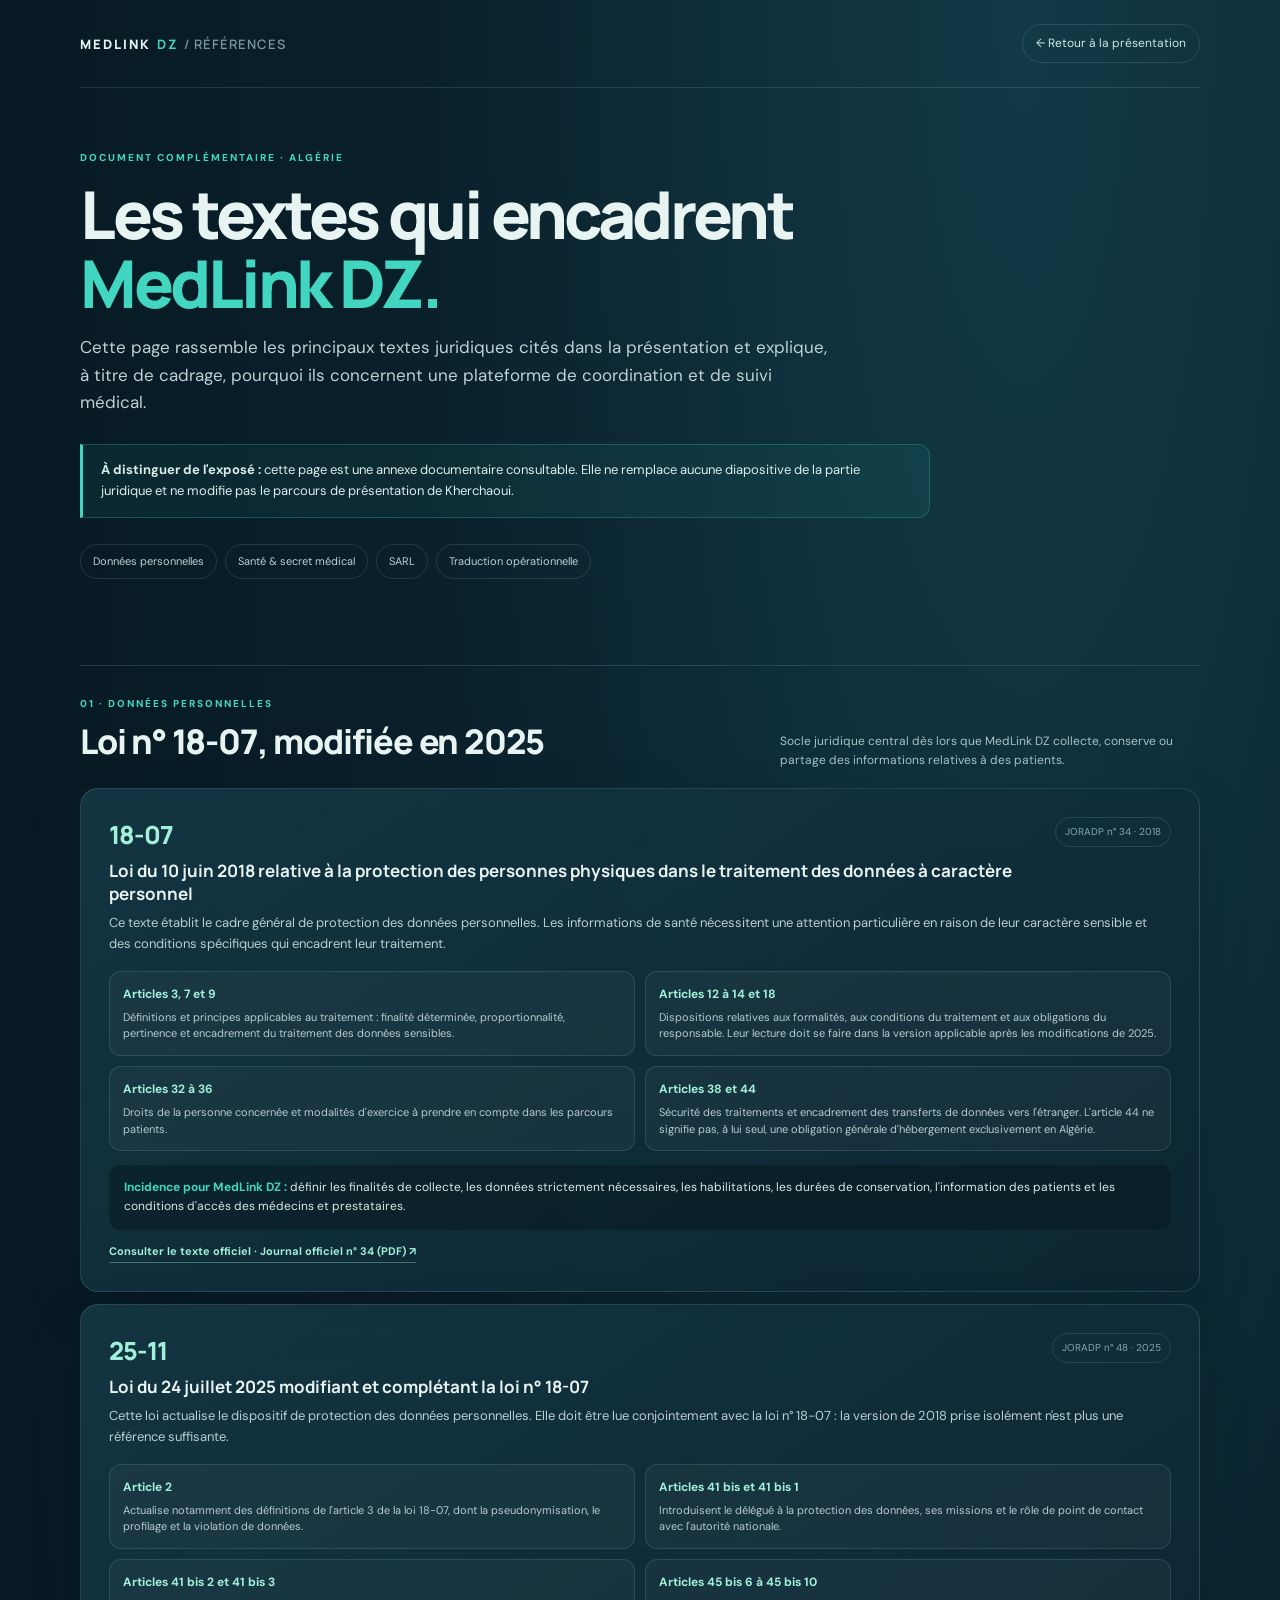
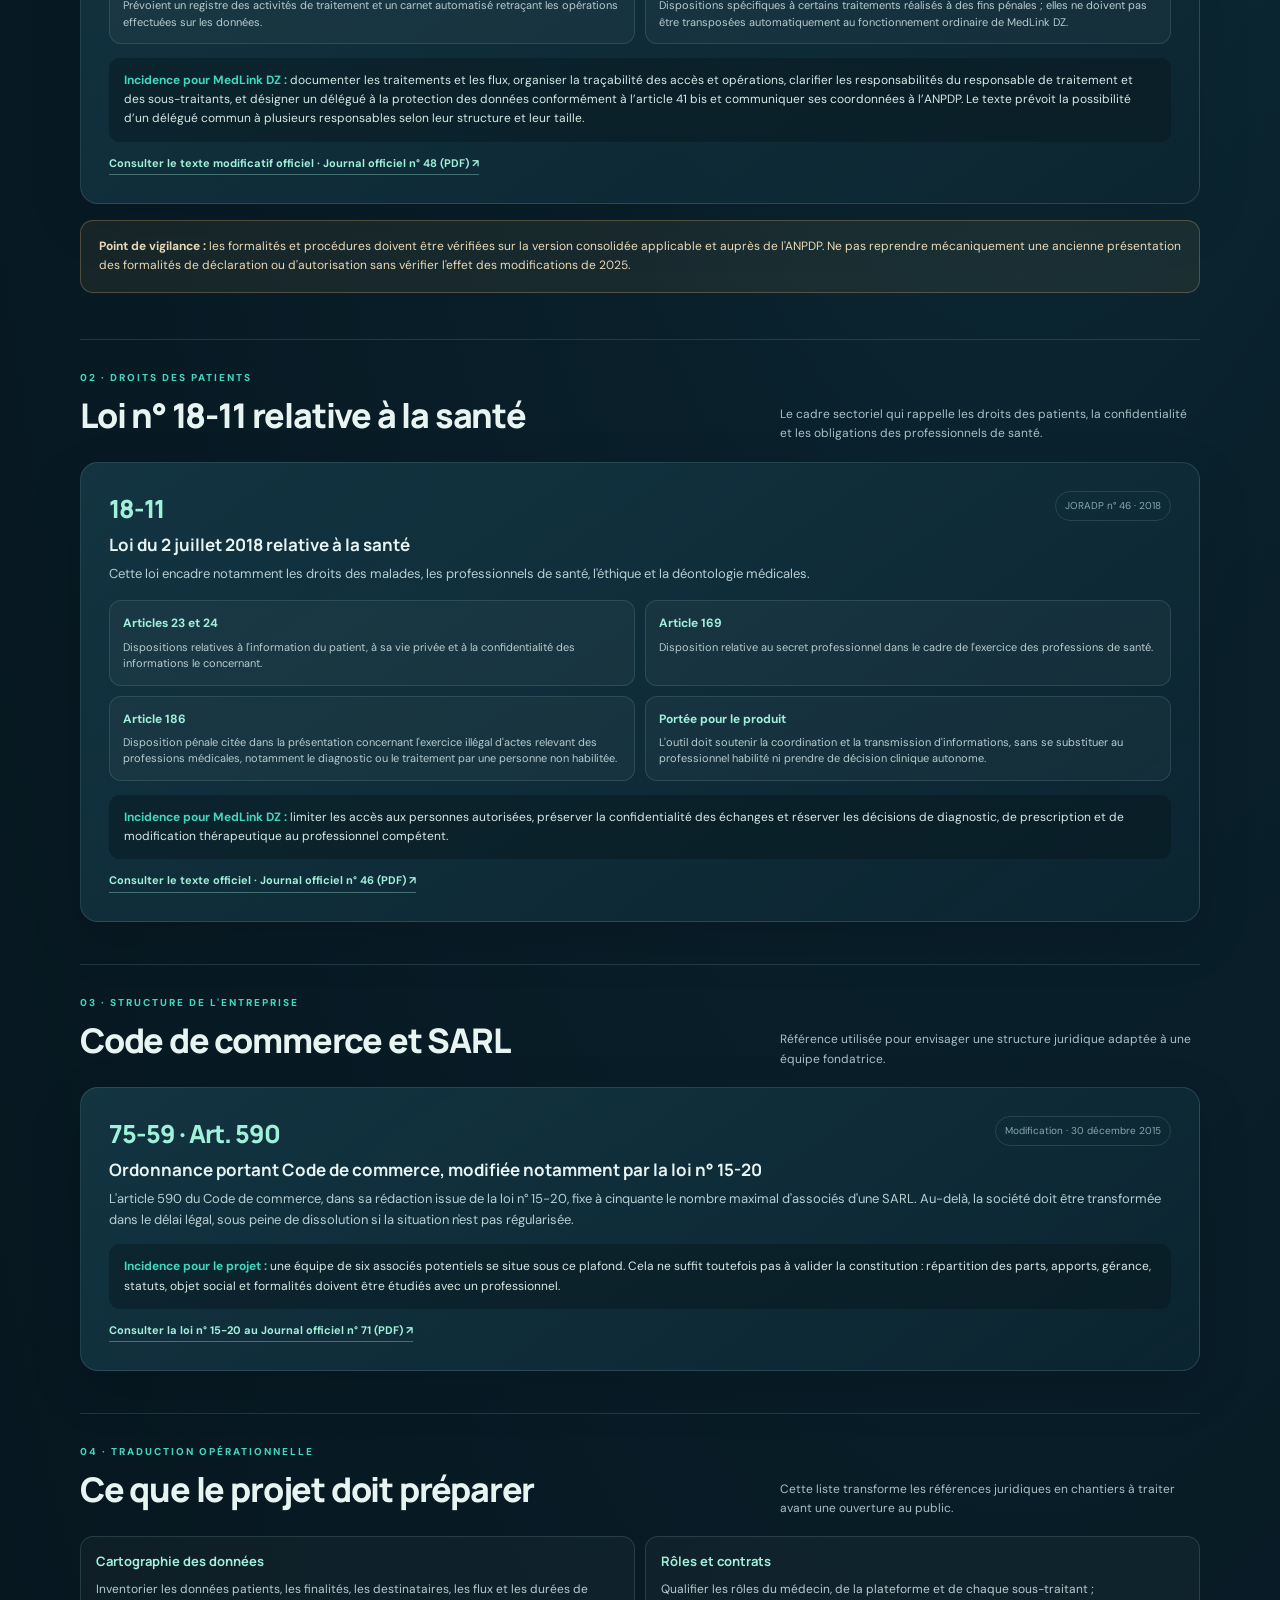
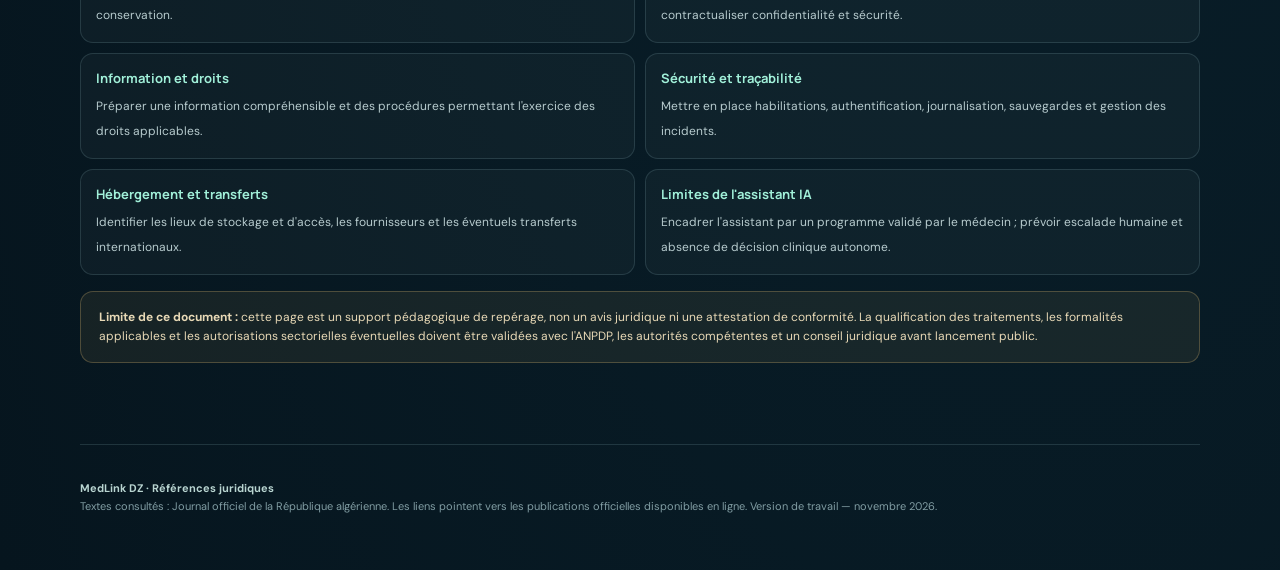
<file: lois.html>
<!doctype html>
<html lang="fr">
<head>
<meta charset="utf-8"><meta name="viewport" content="width=device-width,initial-scale=1">
<meta name="theme-color" content="#071a24">
<meta name="description" content="Références légales mobilisées dans le projet MedLink DZ : santé, données personnelles et structure juridique.">
<title>MedLink DZ — Références juridiques</title>
<link rel="preconnect" href="https://fonts.googleapis.com"><link rel="preconnect" href="https://fonts.gstatic.com" crossorigin>
<link href="https://fonts.googleapis.com/css2?family=DM+Sans:wght@400;500;600;700&family=Manrope:wght@400;500;600;700;800&display=swap" rel="stylesheet">
<style>
:root{--bg:#071a24;--panel:#102c38;--line:rgba(143,190,194,.18);--ink:#e8f4f2;--muted:#a9c1c5;--teal:#42d6c1;--mint:#a1f0d9;--gold:#f1c878}
*{box-sizing:border-box}html{scroll-behavior:smooth}body{margin:0;background:radial-gradient(ellipse at 80% 0%,#123b47 0%,#091f2a 44%,#06151e 100%);color:var(--ink);font-family:"DM Sans",sans-serif;line-height:1.6}
a{color:var(--mint)}.shell{width:min(1120px,calc(100% - 40px));margin:auto}.nav{display:flex;align-items:center;justify-content:space-between;padding:24px 0;border-bottom:1px solid var(--line)}.brand{font:800 13px Manrope;letter-spacing:.16em}.brand b{color:var(--teal)}.back{font-size:12px;text-decoration:none;border:1px solid var(--line);padding:9px 13px;border-radius:999px;color:#cce6e2}.hero{padding:62px 0 42px;max-width:850px}.eyebrow{color:var(--teal);font-size:10px;font-weight:800;letter-spacing:.2em;text-transform:uppercase}.hero h1{font:800 clamp(36px,6vw,66px)/1.04 Manrope;letter-spacing:-.05em;margin:14px 0}.hero h1 span{color:var(--teal)}.hero p{font-size:17px;color:#bdd2d3;max-width:760px}.notice{border:1px solid rgba(66,214,193,.25);background:rgba(66,214,193,.07);border-left:3px solid var(--teal);padding:15px 18px;border-radius:0 12px 12px 0;color:#d9eeea;font-size:13px;margin:28px 0 0}.toc{display:flex;flex-wrap:wrap;gap:8px;margin:26px 0 44px}.toc a{font-size:11px;text-decoration:none;color:#b8d2d1;border:1px solid var(--line);border-radius:999px;padding:8px 12px}.section{padding:30px 0;border-top:1px solid var(--line);scroll-margin-top:20px}.section-head{display:flex;align-items:flex-end;justify-content:space-between;gap:20px;margin-bottom:18px}.section h2{font:800 clamp(23px,3vw,34px) Manrope;letter-spacing:-.035em;margin:6px 0}.section-head p{color:var(--muted);font-size:12px;margin:0;max-width:420px}.law-card{background:linear-gradient(145deg,rgba(20,54,67,.94),rgba(12,38,49,.9));border:1px solid var(--line);border-radius:18px;padding:clamp(18px,2.5vw,28px);margin:12px 0;box-shadow:0 18px 55px rgba(0,0,0,.12)}.law-top{display:flex;justify-content:space-between;gap:18px;align-items:flex-start}.law-num{font:800 25px Manrope;color:var(--mint);letter-spacing:-.04em}.date{font-size:10px;color:#86a8ad;border:1px solid var(--line);border-radius:999px;padding:6px 9px;white-space:nowrap}.law-card h3{font:700 17px Manrope;margin:7px 0 8px}.law-card>p{color:#b9ced0;font-size:13px;margin:0 0 14px}.ref-grid{display:grid;grid-template-columns:repeat(2,minmax(0,1fr));gap:10px;margin-top:16px}.ref{padding:13px;border-radius:12px;background:rgba(255,255,255,.035);border:1px solid var(--line)}.ref b{display:block;color:var(--mint);font-size:12px;margin-bottom:5px}.ref span{display:block;color:#b7cbce;font-size:11px;line-height:1.5}.impact{margin-top:14px;padding:13px 15px;background:rgba(6,19,26,.42);border-radius:11px;color:#d7e8e5;font-size:12px}.impact strong{color:var(--teal)}.source{display:inline-flex;margin-top:13px;font-size:11px;font-weight:700;text-decoration:none;border-bottom:1px solid rgba(161,240,217,.35);padding-bottom:2px}.source:hover{color:white}.caution{border:1px solid rgba(241,200,120,.25);background:rgba(241,200,120,.07);padding:16px 18px;border-radius:13px;color:#e8d9b6;font-size:12px;margin:16px 0}.checklist{display:grid;grid-template-columns:repeat(2,minmax(0,1fr));gap:10px}.check{padding:15px;border:1px solid var(--line);border-radius:13px;background:rgba(255,255,255,.03)}.check b{display:block;color:var(--mint);font:700 13px Manrope;margin-bottom:5px}.check span{color:#b7cbce;font-size:12px}.footer{padding:35px 0 55px;color:#819da3;font-size:11px;border-top:1px solid var(--line);margin-top:35px}.footer strong{color:#b9d5d1}
@media(max-width:650px){.shell{width:min(100% - 28px,1120px)}.nav{padding:17px 0}.hero{padding:42px 0 25px}.hero p{font-size:15px}.section-head{display:block}.section-head p{margin-top:8px}.ref-grid,.checklist{grid-template-columns:1fr}.law-top{display:block}.date{display:inline-block;margin-top:8px}}
</style>
</head>
<body>
<div class="shell">
<header class="nav"><div class="brand">MEDLINK <b>DZ</b> <span style="color:#78969c;font-weight:600;letter-spacing:.08em">/ RÉFÉRENCES</span></div><a class="back" href="./index.html">← Retour à la présentation</a></header>
<main>
<section class="hero">
<div class="eyebrow">DOCUMENT COMPLÉMENTAIRE · ALGÉRIE</div>
<h1>Les textes qui encadrent <span>MedLink DZ.</span></h1>
<p>Cette page rassemble les principaux textes juridiques cités dans la présentation et explique, à titre de cadrage, pourquoi ils concernent une plateforme de coordination et de suivi médical.</p>
<div class="notice"><strong>À distinguer de l'exposé :</strong> cette page est une annexe documentaire consultable. Elle ne remplace aucune diapositive de la partie juridique et ne modifie pas le parcours de présentation de Kherchaoui.</div>
<nav class="toc" aria-label="Sommaire"><a href="#donnees">Données personnelles</a><a href="#sante">Santé & secret médical</a><a href="#sarl">SARL</a><a href="#application">Traduction opérationnelle</a></nav>
</section>

<section class="section" id="donnees">
<div class="section-head"><div><div class="eyebrow">01 · DONNÉES PERSONNELLES</div><h2>Loi n° 18-07, modifiée en 2025</h2></div><p>Socle juridique central dès lors que MedLink DZ collecte, conserve ou partage des informations relatives à des patients.</p></div>
<article class="law-card">
<div class="law-top"><div><div class="law-num">18-07</div><h3>Loi du 10 juin 2018 relative à la protection des personnes physiques dans le traitement des données à caractère personnel</h3></div><span class="date">JORADP n° 34 · 2018</span></div>
<p>Ce texte établit le cadre général de protection des données personnelles. Les informations de santé nécessitent une attention particulière en raison de leur caractère sensible et des conditions spécifiques qui encadrent leur traitement.</p>
<div class="ref-grid">
<div class="ref"><b>Articles 3, 7 et 9</b><span>Définitions et principes applicables au traitement : finalité déterminée, proportionnalité, pertinence et encadrement du traitement des données sensibles.</span></div>
<div class="ref"><b>Articles 12 à 14 et 18</b><span>Dispositions relatives aux formalités, aux conditions du traitement et aux obligations du responsable. Leur lecture doit se faire dans la version applicable après les modifications de 2025.</span></div>
<div class="ref"><b>Articles 32 à 36</b><span>Droits de la personne concernée et modalités d'exercice à prendre en compte dans les parcours patients.</span></div>
<div class="ref"><b>Articles 38 et 44</b><span>Sécurité des traitements et encadrement des transferts de données vers l'étranger. L'article 44 ne signifie pas, à lui seul, une obligation générale d'hébergement exclusivement en Algérie.</span></div>
</div>
<div class="impact"><strong>Incidence pour MedLink DZ :</strong> définir les finalités de collecte, les données strictement nécessaires, les habilitations, les durées de conservation, l'information des patients et les conditions d'accès des médecins et prestataires.</div>
<a class="source" href="https://www.joradp.dz/FTP/JO-FRANCAIS/2018/F2018034.pdf" target="_blank" rel="noopener">Consulter le texte officiel · Journal officiel n° 34 (PDF) ↗</a>
</article>
<article class="law-card">
<div class="law-top"><div><div class="law-num">25-11</div><h3>Loi du 24 juillet 2025 modifiant et complétant la loi n° 18-07</h3></div><span class="date">JORADP n° 48 · 2025</span></div>
<p>Cette loi actualise le dispositif de protection des données personnelles. Elle doit être lue conjointement avec la loi n° 18-07 : la version de 2018 prise isolément n'est plus une référence suffisante.</p>
<div class="ref-grid">
<div class="ref"><b>Article 2</b><span>Actualise notamment des définitions de l'article 3 de la loi 18-07, dont la pseudonymisation, le profilage et la violation de données.</span></div>
<div class="ref"><b>Articles 41 bis et 41 bis 1</b><span>Introduisent le délégué à la protection des données, ses missions et le rôle de point de contact avec l'autorité nationale.</span></div>
<div class="ref"><b>Articles 41 bis 2 et 41 bis 3</b><span>Prévoient un registre des activités de traitement et un carnet automatisé retraçant les opérations effectuées sur les données.</span></div>
<div class="ref"><b>Articles 45 bis 6 à 45 bis 10</b><span>Dispositions spécifiques à certains traitements réalisés à des fins pénales ; elles ne doivent pas être transposées automatiquement au fonctionnement ordinaire de MedLink DZ.</span></div>
</div>
<div class="impact"><strong>Incidence pour MedLink DZ :</strong> documenter les traitements et les flux, organiser la traçabilité des accès et opérations, clarifier les responsabilités du responsable de traitement et des sous-traitants, et désigner un délégué à la protection des données conformément à l’article 41 bis et communiquer ses coordonnées à l’ANPDP. Le texte prévoit la possibilité d’un délégué commun à plusieurs responsables selon leur structure et leur taille.</div>
<a class="source" href="https://www.joradp.dz/FTP/jo-francais/2025/F2025048.pdf" target="_blank" rel="noopener">Consulter le texte modificatif officiel · Journal officiel n° 48 (PDF) ↗</a>
</article>
<div class="caution"><strong>Point de vigilance :</strong> les formalités et procédures doivent être vérifiées sur la version consolidée applicable et auprès de l'ANPDP. Ne pas reprendre mécaniquement une ancienne présentation des formalités de déclaration ou d'autorisation sans vérifier l'effet des modifications de 2025.</div>
</section>

<section class="section" id="sante">
<div class="section-head"><div><div class="eyebrow">02 · DROITS DES PATIENTS</div><h2>Loi n° 18-11 relative à la santé</h2></div><p>Le cadre sectoriel qui rappelle les droits des patients, la confidentialité et les obligations des professionnels de santé.</p></div>
<article class="law-card">
<div class="law-top"><div><div class="law-num">18-11</div><h3>Loi du 2 juillet 2018 relative à la santé</h3></div><span class="date">JORADP n° 46 · 2018</span></div>
<p>Cette loi encadre notamment les droits des malades, les professionnels de santé, l'éthique et la déontologie médicales.</p>
<div class="ref-grid">
<div class="ref"><b>Articles 23 et 24</b><span>Dispositions relatives à l'information du patient, à sa vie privée et à la confidentialité des informations le concernant.</span></div>
<div class="ref"><b>Article 169</b><span>Disposition relative au secret professionnel dans le cadre de l'exercice des professions de santé.</span></div>
<div class="ref"><b>Article 186</b><span>Disposition pénale citée dans la présentation concernant l'exercice illégal d'actes relevant des professions médicales, notamment le diagnostic ou le traitement par une personne non habilitée.</span></div>
<div class="ref"><b>Portée pour le produit</b><span>L'outil doit soutenir la coordination et la transmission d'informations, sans se substituer au professionnel habilité ni prendre de décision clinique autonome.</span></div>
</div>
<div class="impact"><strong>Incidence pour MedLink DZ :</strong> limiter les accès aux personnes autorisées, préserver la confidentialité des échanges et réserver les décisions de diagnostic, de prescription et de modification thérapeutique au professionnel compétent.</div>
<a class="source" href="https://www.joradp.dz/FTP/JO-FRANCAIS/2018/F2018046.pdf" target="_blank" rel="noopener">Consulter le texte officiel · Journal officiel n° 46 (PDF) ↗</a>
</article>
</section>

<section class="section" id="sarl">
<div class="section-head"><div><div class="eyebrow">03 · STRUCTURE DE L'ENTREPRISE</div><h2>Code de commerce et SARL</h2></div><p>Référence utilisée pour envisager une structure juridique adaptée à une équipe fondatrice.</p></div>
<article class="law-card">
<div class="law-top"><div><div class="law-num">75-59 · Art. 590</div><h3>Ordonnance portant Code de commerce, modifiée notamment par la loi n° 15-20</h3></div><span class="date">Modification · 30 décembre 2015</span></div>
<p>L'article 590 du Code de commerce, dans sa rédaction issue de la loi n° 15-20, fixe à cinquante le nombre maximal d'associés d'une SARL. Au-delà, la société doit être transformée dans le délai légal, sous peine de dissolution si la situation n'est pas régularisée.</p>
<div class="impact"><strong>Incidence pour le projet :</strong> une équipe de six associés potentiels se situe sous ce plafond. Cela ne suffit toutefois pas à valider la constitution : répartition des parts, apports, gérance, statuts, objet social et formalités doivent être étudiés avec un professionnel.</div>
<a class="source" href="https://www.joradp.dz/ftp/jo-francais/2015/f2015071.pdf" target="_blank" rel="noopener">Consulter la loi n° 15-20 au Journal officiel n° 71 (PDF) ↗</a>
</article>
</section>

<section class="section" id="application">
<div class="section-head"><div><div class="eyebrow">04 · TRADUCTION OPÉRATIONNELLE</div><h2>Ce que le projet doit préparer</h2></div><p>Cette liste transforme les références juridiques en chantiers à traiter avant une ouverture au public.</p></div>
<div class="checklist">
<div class="check"><b>Cartographie des données</b><span>Inventorier les données patients, les finalités, les destinataires, les flux et les durées de conservation.</span></div>
<div class="check"><b>Rôles et contrats</b><span>Qualifier les rôles du médecin, de la plateforme et de chaque sous-traitant ; contractualiser confidentialité et sécurité.</span></div>
<div class="check"><b>Information et droits</b><span>Préparer une information compréhensible et des procédures permettant l'exercice des droits applicables.</span></div>
<div class="check"><b>Sécurité et traçabilité</b><span>Mettre en place habilitations, authentification, journalisation, sauvegardes et gestion des incidents.</span></div>
<div class="check"><b>Hébergement et transferts</b><span>Identifier les lieux de stockage et d'accès, les fournisseurs et les éventuels transferts internationaux.</span></div>
<div class="check"><b>Limites de l'assistant IA</b><span>Encadrer l'assistant par un programme validé par le médecin ; prévoir escalade humaine et absence de décision clinique autonome.</span></div>
</div>
<div class="caution"><strong>Limite de ce document :</strong> cette page est un support pédagogique de repérage, non un avis juridique ni une attestation de conformité. La qualification des traitements, les formalités applicables et les autorisations sectorielles éventuelles doivent être validées avec l'ANPDP, les autorités compétentes et un conseil juridique avant lancement public.</div>
</section>
</main>
<footer class="footer"><strong>MedLink DZ · Références juridiques</strong><br>Textes consultés : Journal officiel de la République algérienne. Les liens pointent vers les publications officielles disponibles en ligne. Version de travail — novembre 2026.</footer>
</div>
</body></html>
</file>
